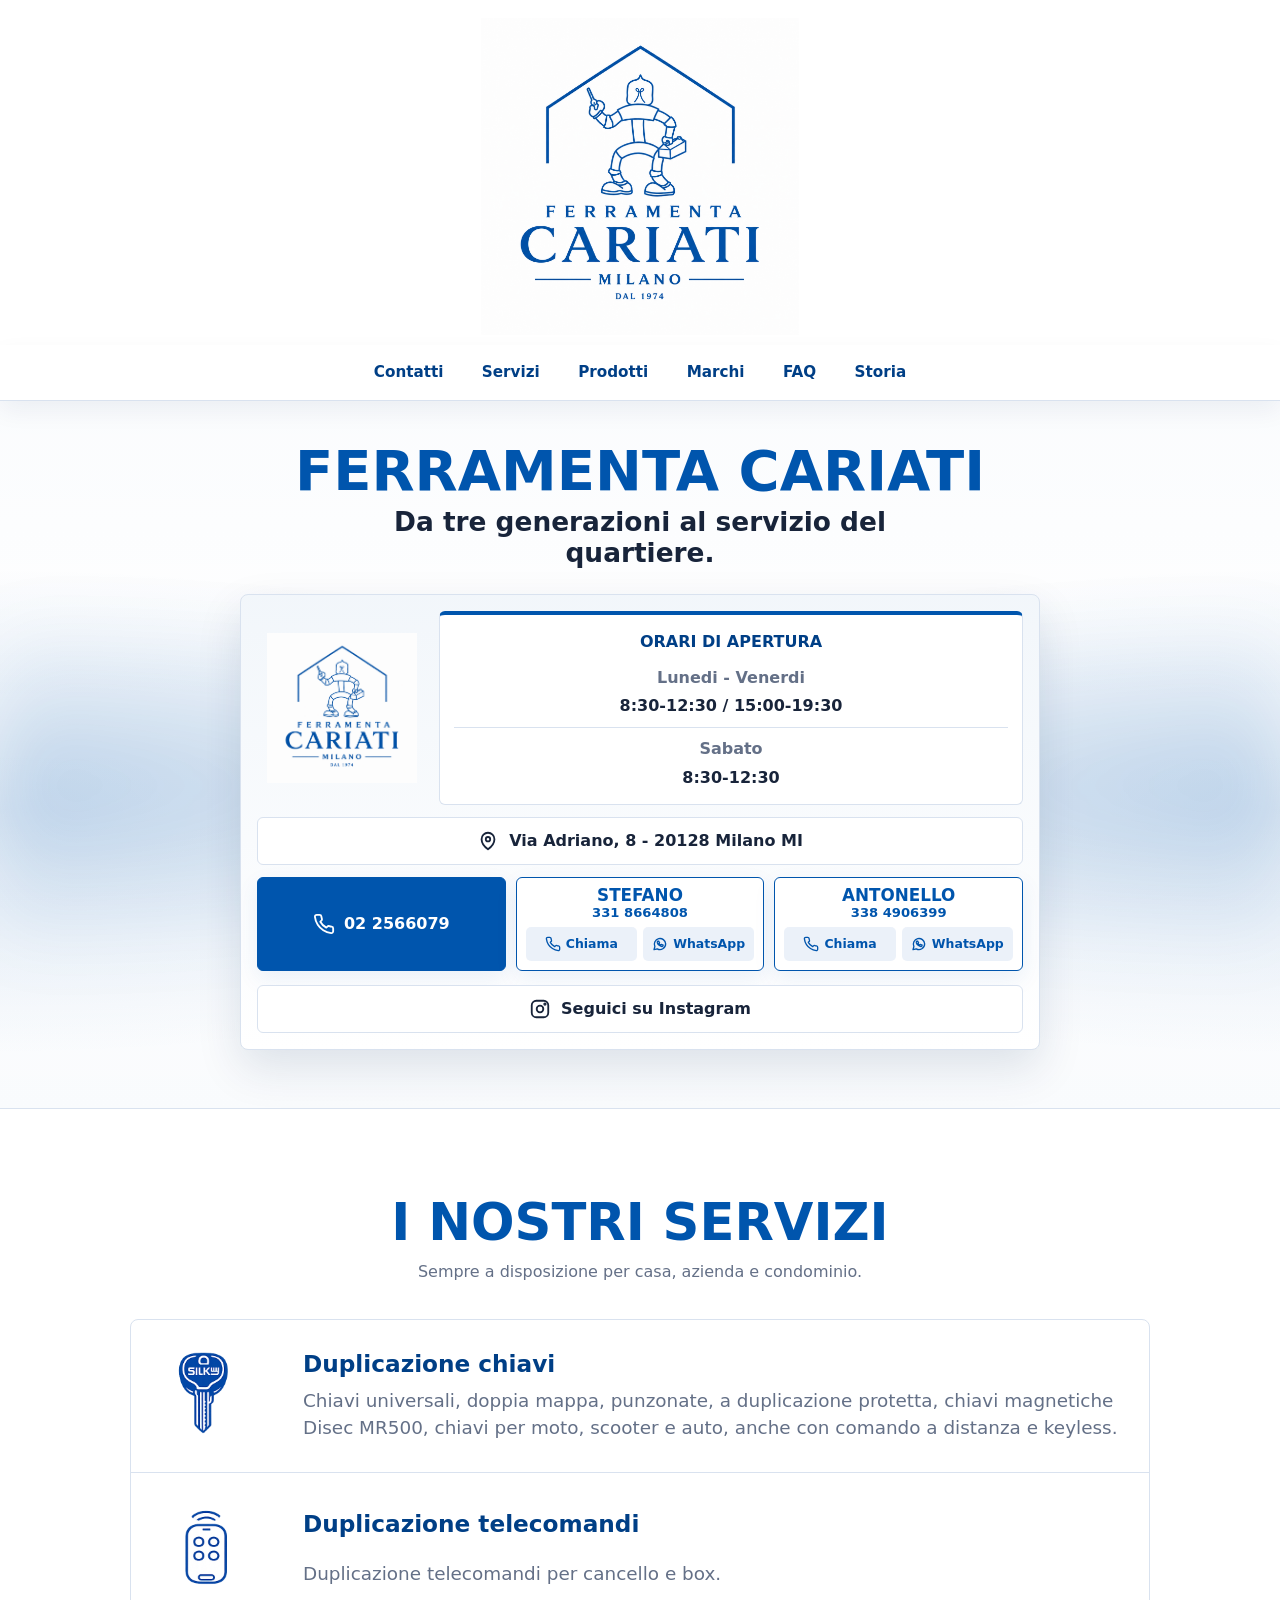
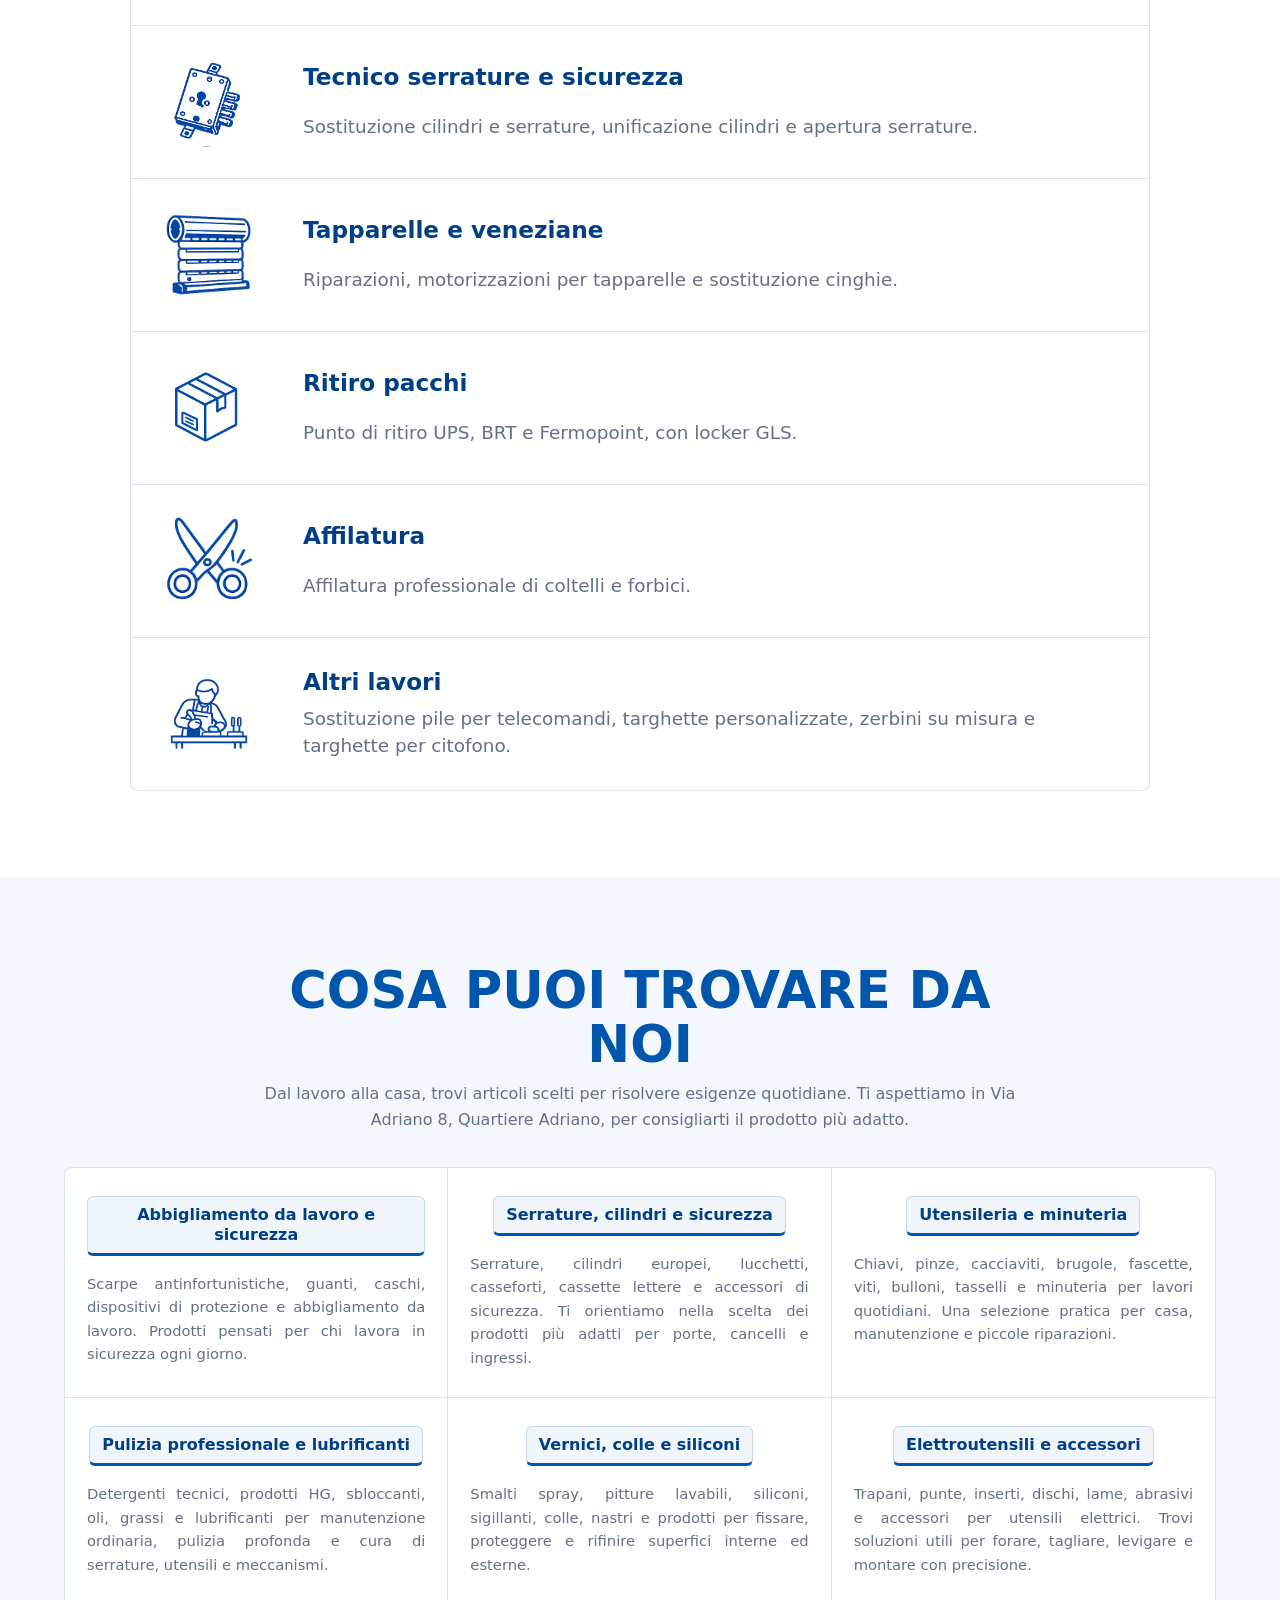
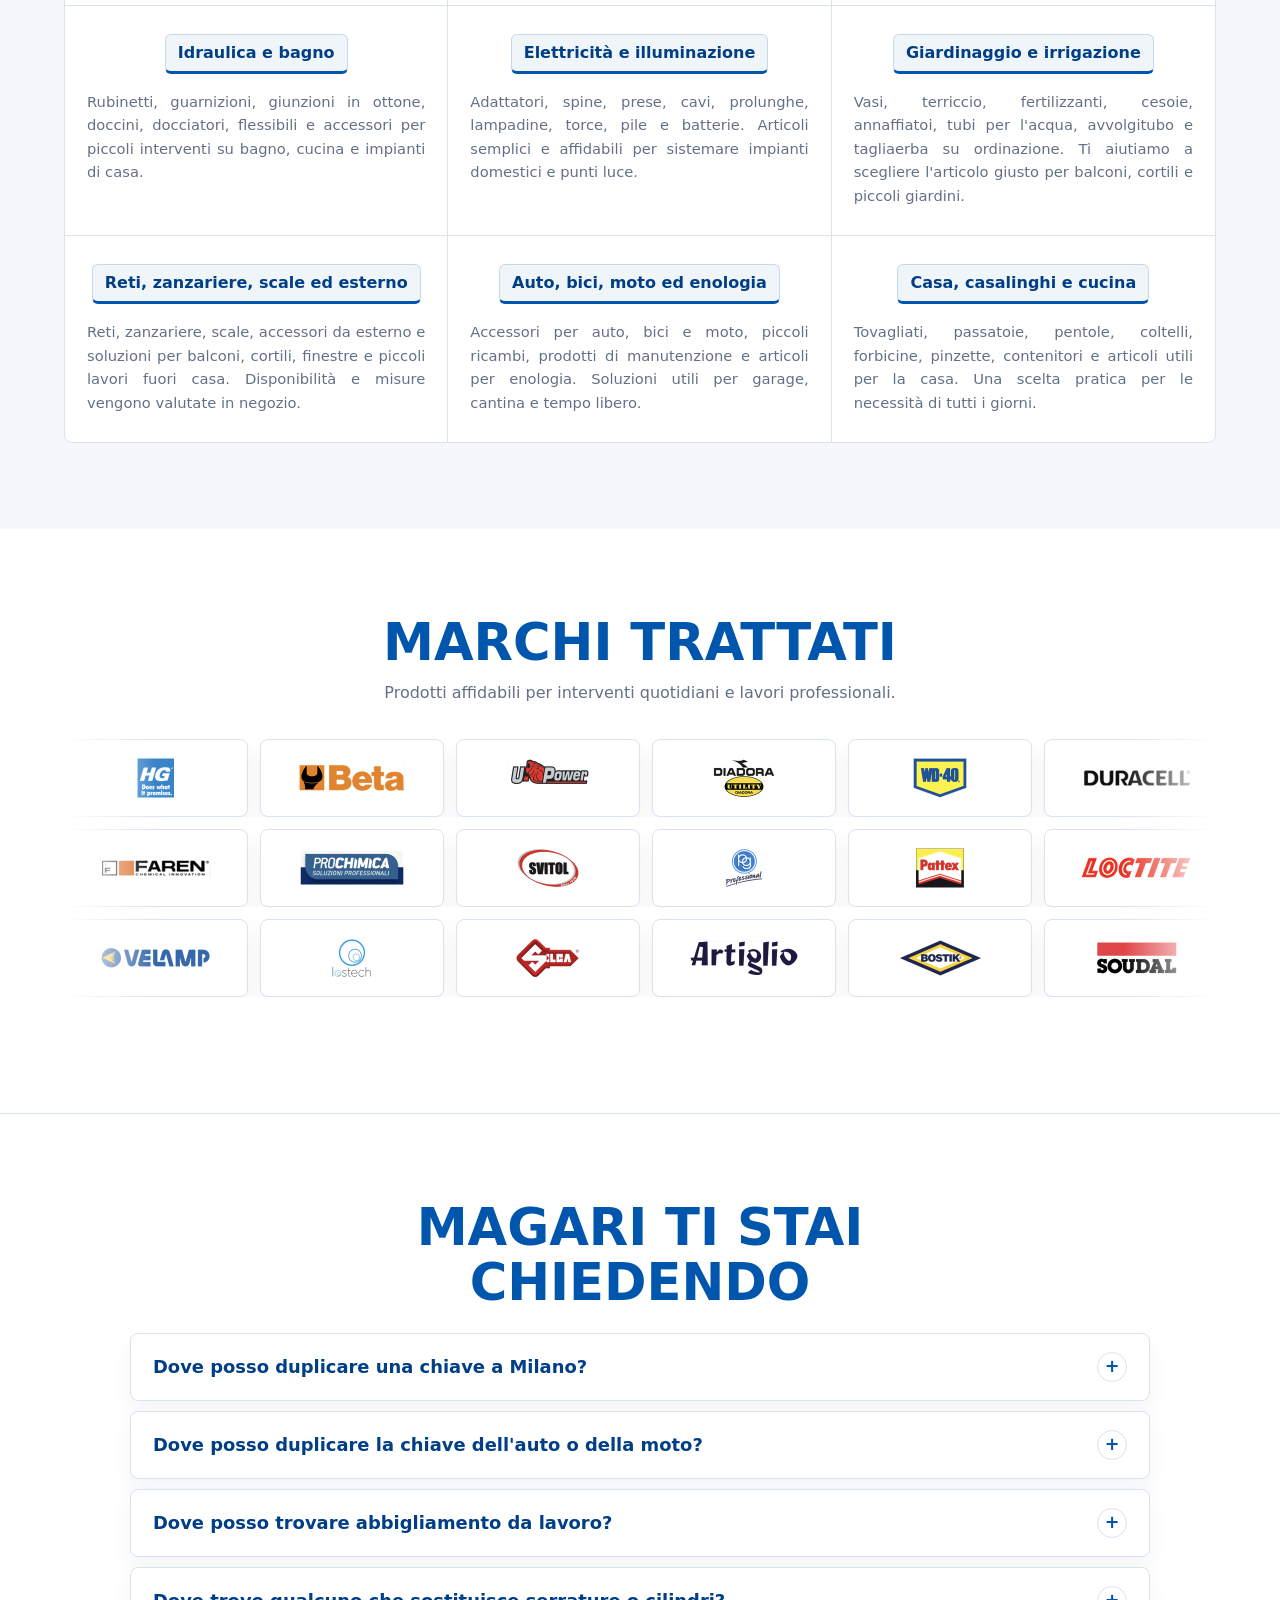
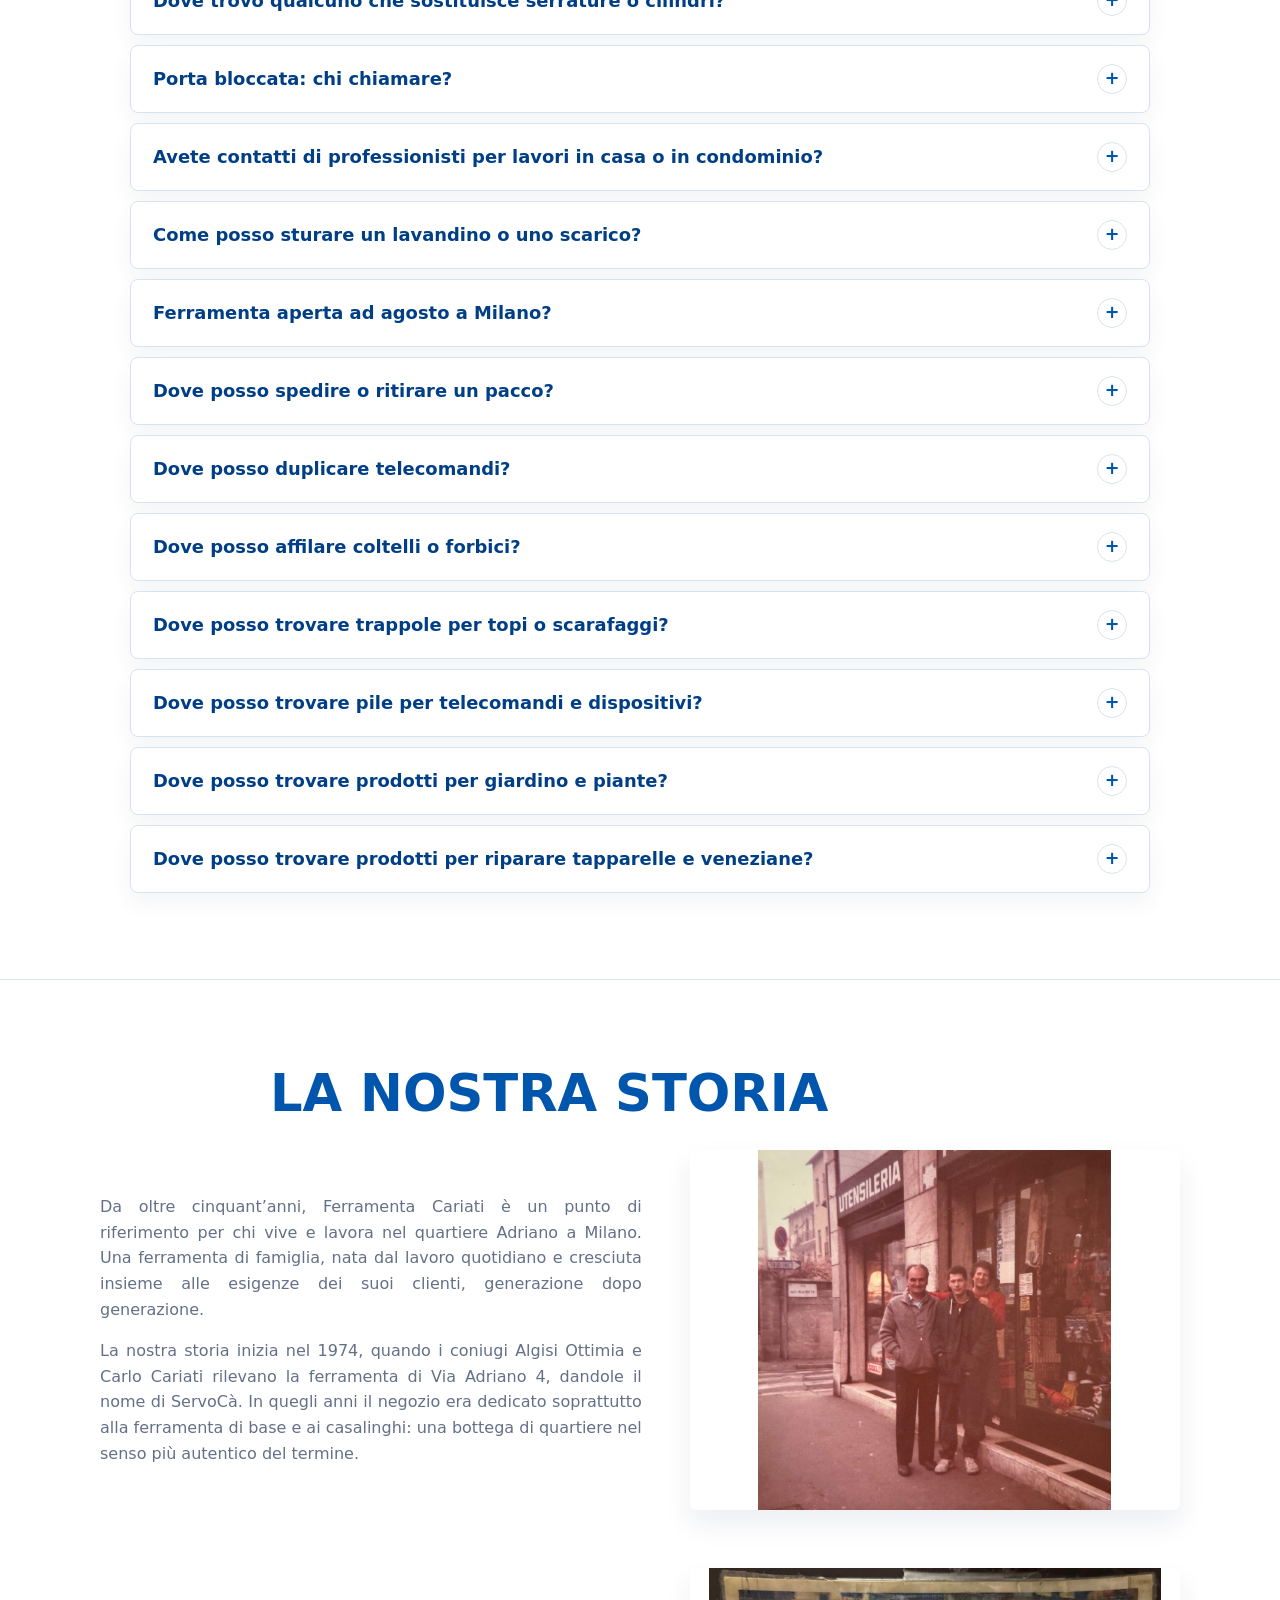
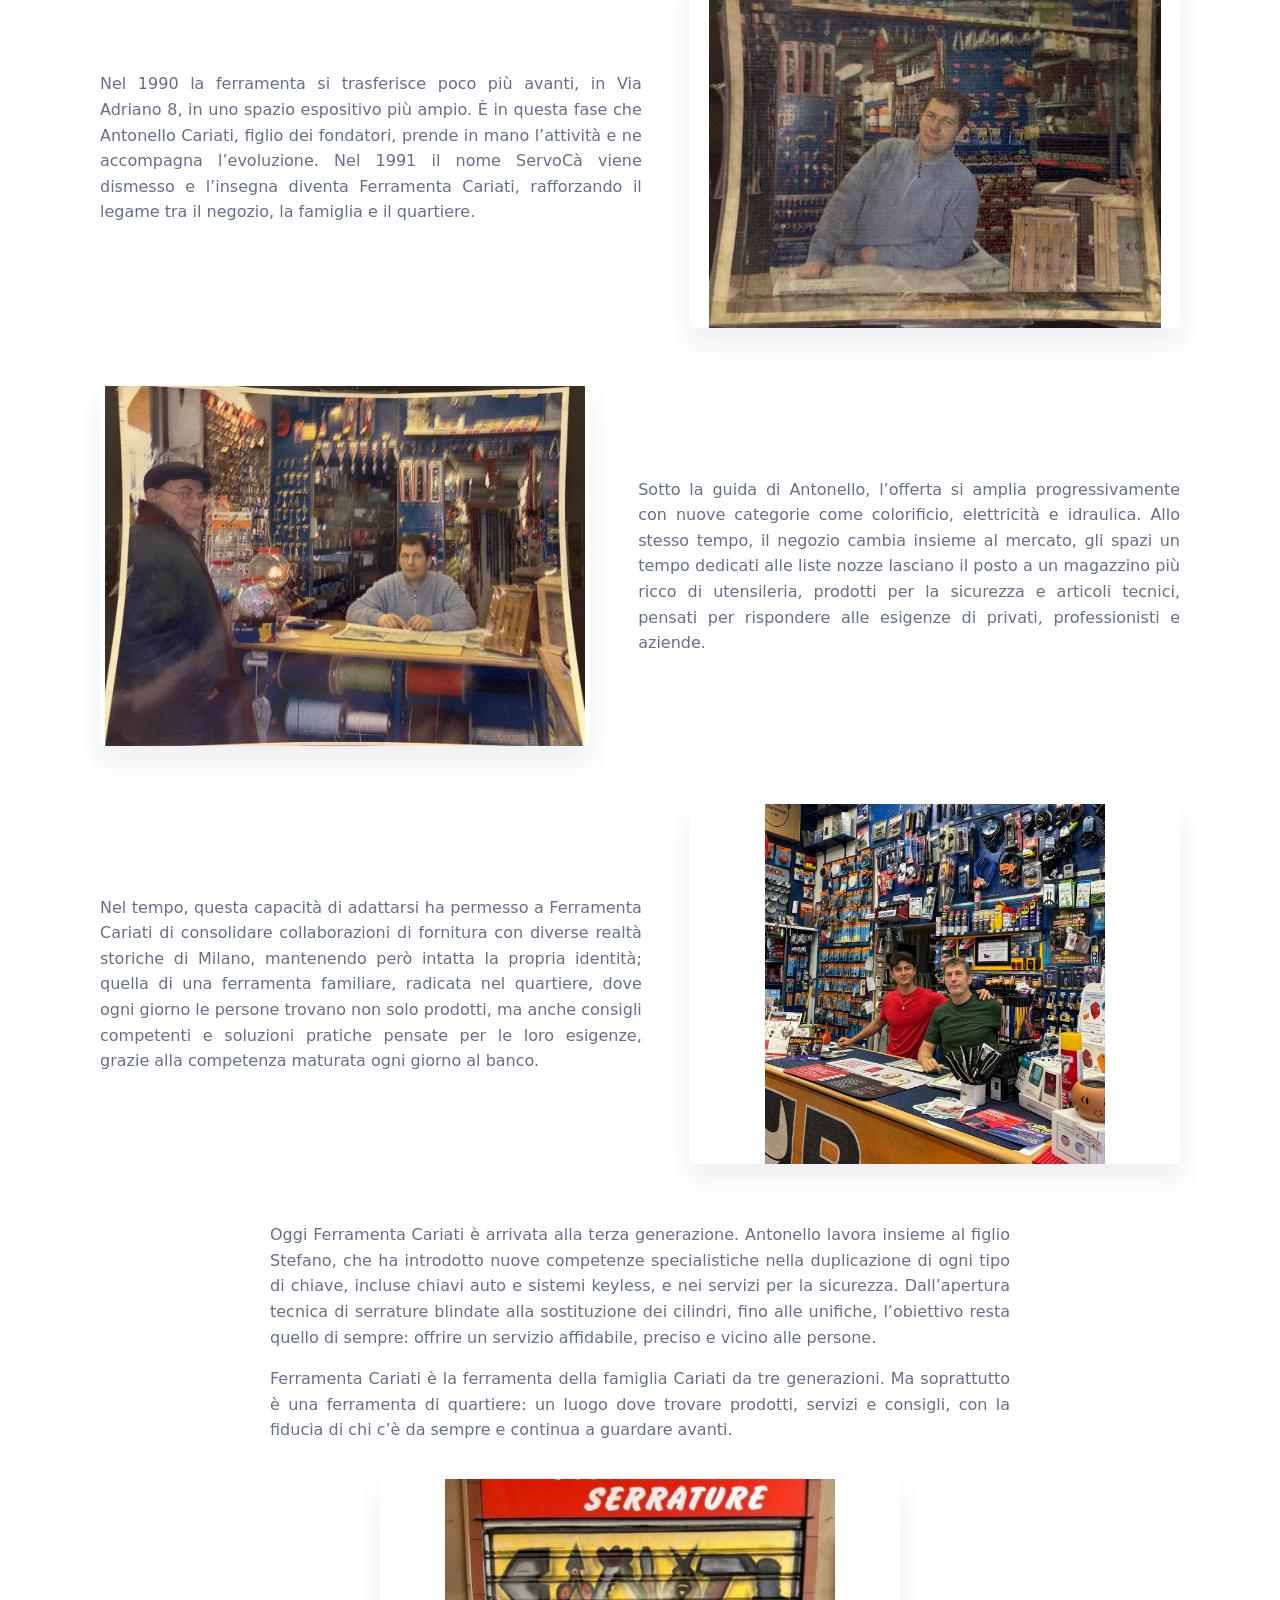
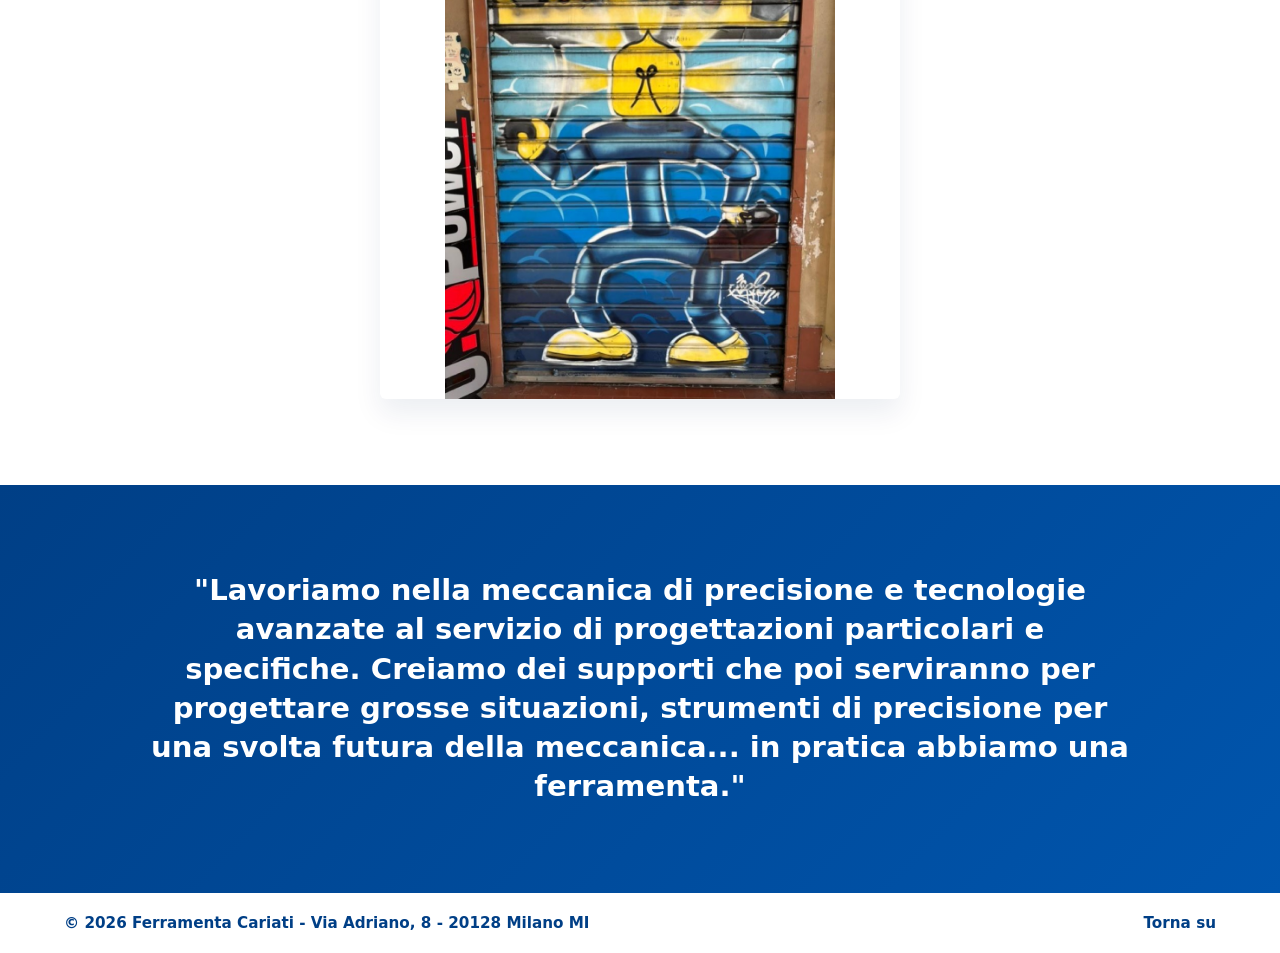
<file: index.html>
<!doctype html>
<html lang="it">
  <head>
    <meta charset="utf-8" />
    <meta name="viewport" content="width=device-width, initial-scale=1" />
    <meta
      name="description"
      content="Ferramenta Cariati a Milano, in Via Adriano 8. Prodotti per casa, manutenzione, giardino, sicurezza e lavoro, duplicazione chiavi e servizi di ferramenta."
    />
    <title>Ferramenta Cariati Milano</title>
    <link rel="canonical" href="https://www.ferramentacariati.it/" />
    <link rel="icon" type="image/png" sizes="512x512" href="favicon.png" />
    <link rel="apple-touch-icon" sizes="180x180" href="apple-touch-icon.png" />
    <link rel="stylesheet" href="styles.css" />
    <script type="application/ld+json">
      {
        "@context": "https://schema.org",
        "@graph": [
          {
            "@type": "HardwareStore",
            "@id": "https://www.ferramentacariati.it/#business",
            "name": "Ferramenta Cariati",
            "alternateName": "Cariati - Ferramenta & Casalinghi",
            "url": "https://www.ferramentacariati.it/",
            "logo": "https://www.ferramentacariati.it/logo.png",
            "image": "https://www.ferramentacariati.it/logo.png",
            "telephone": "+39022566079",
            "priceRange": "$$",
            "address": {
              "@type": "PostalAddress",
              "streetAddress": "Via Adriano 8",
              "postalCode": "20128",
              "addressLocality": "Milano",
              "addressRegion": "MI",
              "addressCountry": "IT"
            },
            "geo": {
              "@type": "GeoCoordinates",
              "latitude": 45.5107907,
              "longitude": 9.2472244
            },
            "openingHoursSpecification": [
              {
                "@type": "OpeningHoursSpecification",
                "dayOfWeek": [
                  "Monday",
                  "Tuesday",
                  "Wednesday",
                  "Thursday",
                  "Friday"
                ],
                "opens": "08:30",
                "closes": "12:30"
              },
              {
                "@type": "OpeningHoursSpecification",
                "dayOfWeek": [
                  "Monday",
                  "Tuesday",
                  "Wednesday",
                  "Thursday",
                  "Friday"
                ],
                "opens": "15:00",
                "closes": "19:30"
              },
              {
                "@type": "OpeningHoursSpecification",
                "dayOfWeek": "Saturday",
                "opens": "08:30",
                "closes": "12:30"
              }
            ],
            "hasMap": "https://www.google.com/maps/place/Cariati+-+Ferramenta+%26+Casalinghi/@45.5107944,9.2446495,17z/data=!3m1!4b1!4m6!3m5!1s0x4786c093822ac90d:0x33549d0392e15bcb!8m2!3d45.5107907!4d9.2472244!16s%2Fg%2F1td3dxfd",
            "description": "Ferramenta Cariati a Milano, in Via Adriano 8. Prodotti per casa, manutenzione, giardino, sicurezza e lavoro, duplicazione chiavi e servizi di ferramenta."
          },
          {
            "@type": "WebSite",
            "@id": "https://www.ferramentacariati.it/#website",
            "url": "https://www.ferramentacariati.it/",
            "name": "Ferramenta Cariati",
            "publisher": {
              "@id": "https://www.ferramentacariati.it/#business"
            }
          }
        ]
      }
    </script>
    <script type="application/ld+json">
      {
        "@context": "https://schema.org",
        "@type": "FAQPage",
        "mainEntity": [
          {
            "@type": "Question",
            "name": "Dove posso duplicare una chiave a Milano?",
            "acceptedAnswer": {
              "@type": "Answer",
              "text": "Da Ferramenta Cariati duplichiamo diversi tipi di chiavi: universali, doppia mappa, punzonate e chiavi a duplicazione protetta con tessera."
            }
          },
          {
            "@type": "Question",
            "name": "Dove posso duplicare la chiave dell'auto o della moto?",
            "acceptedAnswer": {
              "@type": "Answer",
              "text": "Da Ferramenta Cariati duplichiamo chiavi per auto, moto e scooter, anche con telecomando e sistemi keyless."
            }
          },
          {
            "@type": "Question",
            "name": "Dove posso trovare abbigliamento da lavoro?",
            "acceptedAnswer": {
              "@type": "Answer",
              "text": "Da Ferramenta Cariati trovi scarpe antinfortunistiche, magliette, pantaloni, caschi, guanti e articoli per la sicurezza sul lavoro."
            }
          },
          {
            "@type": "Question",
            "name": "Dove trovo qualcuno che sostituisce serrature o cilindri?",
            "acceptedAnswer": {
              "@type": "Answer",
              "text": "Contattaci e inviaci una foto della serratura. Possiamo aiutarti con sostituzione di cilindri, serrature e apertura porte."
            }
          },
          {
            "@type": "Question",
            "name": "Porta bloccata: chi chiamare?",
            "acceptedAnswer": {
              "@type": "Answer",
              "text": "Chiamaci in Ferramenta Cariati, il nostro tecnico è abilitato all'apertura di porte blindate e non."
            }
          },
          {
            "@type": "Question",
            "name": "Avete contatti di professionisti per lavori in casa o in condominio?",
            "acceptedAnswer": {
              "@type": "Answer",
              "text": "Sì, possiamo metterti in contatto con professionisti come fabbri, elettricisti e falegnami."
            }
          },
          {
            "@type": "Question",
            "name": "Come posso sturare un lavandino o uno scarico?",
            "acceptedAnswer": {
              "@type": "Answer",
              "text": "Da Ferramenta Cariati trovi prodotti professionali per pulizia, manutenzione e scarichi, adatti alla casa, al condominio e al lavoro."
            }
          },
          {
            "@type": "Question",
            "name": "Ferramenta aperta ad agosto a Milano?",
            "acceptedAnswer": {
              "@type": "Answer",
              "text": "Ferramenta Cariati è aperta anche ad agosto. Puoi controllare gli orari aggiornati su Google o contattarci prima di passare."
            }
          },
          {
            "@type": "Question",
            "name": "Dove posso spedire o ritirare un pacco?",
            "acceptedAnswer": {
              "@type": "Answer",
              "text": "Da Ferramenta Cariati siamo punto spedizione e ritiro per diversi corrieri, tra cui BRT, Fermopoint, UPS e GLS tramite locker."
            }
          },
          {
            "@type": "Question",
            "name": "Dove posso duplicare telecomandi?",
            "acceptedAnswer": {
              "@type": "Answer",
              "text": "Da Ferramenta Cariati duplichiamo telecomandi per cancelli, box e automazioni compatibili."
            }
          },
          {
            "@type": "Question",
            "name": "Dove posso affilare coltelli o forbici?",
            "acceptedAnswer": {
              "@type": "Answer",
              "text": "Da Ferramenta Cariati offriamo servizio di affilatura per coltelli da cucina e forbici."
            }
          },
          {
            "@type": "Question",
            "name": "Dove posso trovare trappole per topi o scarafaggi?",
            "acceptedAnswer": {
              "@type": "Answer",
              "text": "Da Ferramenta Cariati trovi esche, trappole e prodotti specifici per topi, scarafaggi e insetti striscianti."
            }
          },
          {
            "@type": "Question",
            "name": "Dove posso trovare pile per telecomandi e dispositivi?",
            "acceptedAnswer": {
              "@type": "Answer",
              "text": "Da Ferramenta Cariati abbiamo diversi tipi di pile e batterie. Portaci il tuo dispositivo e ci occupiamo noi della sostituzione delle pile."
            }
          },
          {
            "@type": "Question",
            "name": "Dove posso trovare prodotti per giardino e piante?",
            "acceptedAnswer": {
              "@type": "Answer",
              "text": "Da Ferramenta Cariati trovi vasi, terriccio, fertilizzanti, tubi per l'acqua, avvolgitubo e accessori per balconi, cortili e piccoli giardini."
            }
          },
          {
            "@type": "Question",
            "name": "Dove posso trovare prodotti per riparare tapparelle e veneziane?",
            "acceptedAnswer": {
              "@type": "Answer",
              "text": "In Ferramenta Cariati trattiamo accessori e ricambi per tapparelle, veneziane e cinghie. Chiamaci per un consulto con i nostri tecnici tapparellisti per riparazioni e sostituzioni."
            }
          }
        ]
      }
    </script>
  </head>
  <body>
    <header class="site-header" id="home">
      <a class="brand" href="#home" aria-label="Ferramenta Cariati, torna all'inizio">
        <img src="logo.png" alt="Logo Ferramenta Cariati" fetchpriority="high" decoding="async" />
      </a>
    </header>

    <nav class="site-nav" id="site-nav" aria-label="Navigazione principale">
      <a href="#contatti">Contatti</a>
      <a href="#servizi">Servizi</a>
      <a href="#prodotti">Prodotti</a>
      <a href="#marchi">Marchi</a>
      <a href="#faq">FAQ</a>
      <a href="#storia">Storia</a>
    </nav>

    <main>
      <section class="hero">
        <div class="hero-copy">
          <h1>Ferramenta Cariati</h1>
          <p class="hero-lead">Da tre generazioni al servizio del quartiere.</p>
        </div>

        <aside class="contact-card" id="contatti" aria-label="Biglietto da visita Ferramenta Cariati">
          <img src="logo.png" alt="" class="card-logo" fetchpriority="high" decoding="async" />
          <div class="hours-card" aria-label="Orari di apertura">
            <h2>Orari di apertura</h2>
            <dl>
              <div>
                <dt>Lunedi - Venerdi</dt>
                <dd>8:30-12:30 / 15:00-19:30</dd>
              </div>
              <div>
                <dt>Sabato</dt>
                <dd>8:30-12:30</dd>
              </div>
            </dl>
          </div>

          <a
            class="info-link map-link"
            href="https://www.google.com/maps/place/Cariati+-+Ferramenta+%26+Casalinghi/@45.5107944,9.2446495,17z/data=!3m1!4b1!4m6!3m5!1s0x4786c093822ac90d:0x33549d0392e15bcb!8m2!3d45.5107907!4d9.2472244!16s%2Fg%2F1td3dxfd?entry=ttu&amp;g_ep=EgoyMDI2MDYyOS4wIKXMDSoASAFQAw%3D%3D"
            target="_blank"
            rel="noopener"
            aria-label="Apri Via Adriano 8 su Google Maps"
          >
            <svg aria-hidden="true" viewBox="0 0 24 24"><path d="M12 21s7-5.1 7-11a7 7 0 1 0-14 0c0 5.9 7 11 7 11Z"/><circle cx="12" cy="10" r="2.4"/></svg>
            <span>Via Adriano, 8 - 20128 Milano MI</span>
          </a>

          <div class="hero-actions" aria-label="Contatti rapidi">
            <a class="button primary" href="tel:+39022566079">
              <svg aria-hidden="true" viewBox="0 0 24 24"><path d="M22 16.9v3a2 2 0 0 1-2.2 2 19.8 19.8 0 0 1-8.6-3.1 19.5 19.5 0 0 1-6-6A19.8 19.8 0 0 1 2.1 4.2 2 2 0 0 1 4.1 2h3a2 2 0 0 1 2 1.7c.1.9.3 1.7.6 2.5a2 2 0 0 1-.5 2.1L8 9.5a16 16 0 0 0 6.5 6.5l1.2-1.2a2 2 0 0 1 2.1-.5c.8.3 1.6.5 2.5.6a2 2 0 0 1 1.7 2Z"/></svg>
              02 2566079
            </a>
            <div class="contact-choice">
              <span><strong>Stefano</strong><small>331 8664808</small></span>
              <div>
                <a class="mini-button" href="tel:+393318664808" aria-label="Chiama Stefano al 331 8664808">
                  <svg aria-hidden="true" viewBox="0 0 24 24"><path d="M22 16.9v3a2 2 0 0 1-2.2 2 19.8 19.8 0 0 1-8.6-3.1 19.5 19.5 0 0 1-6-6A19.8 19.8 0 0 1 2.1 4.2 2 2 0 0 1 4.1 2h3a2 2 0 0 1 2 1.7c.1.9.3 1.7.6 2.5a2 2 0 0 1-.5 2.1L8 9.5a16 16 0 0 0 6.5 6.5l1.2-1.2a2 2 0 0 1 2.1-.5c.8.3 1.6.5 2.5.6a2 2 0 0 1 1.7 2Z"/></svg>
                  Chiama
                </a>
                <a class="mini-button whatsapp-button" href="https://wa.me/393318664808" aria-label="Scrivi a Stefano su WhatsApp">
                  <svg aria-hidden="true" viewBox="0 0 24 24"><path d="M20.5 11.8a8.5 8.5 0 0 1-12.6 7.4L3 20.5l1.3-4.7a8.5 8.5 0 1 1 16.2-4Z"/><path d="M8.8 8.2c.2-.4.4-.4.7-.4h.5c.2 0 .4.1.5.4l.8 1.8c.1.2 0 .4-.1.5l-.4.5c-.1.1-.2.3-.1.5.4.8 1.1 1.6 2 2.1.2.1.4.1.5 0l.7-.8c.2-.2.4-.2.6-.1l1.8.8c.3.1.4.3.4.5 0 .8-.6 1.6-1.4 1.7-1.1.2-2.6-.3-4.1-1.4-1.6-1.2-2.8-2.8-3.2-4.2-.2-.9.1-1.9.8-2.4Z"/></svg>
                  WhatsApp
                </a>
              </div>
            </div>
            <div class="contact-choice">
              <span><strong>Antonello</strong><small>338 4906399</small></span>
              <div>
                <a class="mini-button" href="tel:+393384906399" aria-label="Chiama Antonello al 338 4906399">
                  <svg aria-hidden="true" viewBox="0 0 24 24"><path d="M22 16.9v3a2 2 0 0 1-2.2 2 19.8 19.8 0 0 1-8.6-3.1 19.5 19.5 0 0 1-6-6A19.8 19.8 0 0 1 2.1 4.2 2 2 0 0 1 4.1 2h3a2 2 0 0 1 2 1.7c.1.9.3 1.7.6 2.5a2 2 0 0 1-.5 2.1L8 9.5a16 16 0 0 0 6.5 6.5l1.2-1.2a2 2 0 0 1 2.1-.5c.8.3 1.6.5 2.5.6a2 2 0 0 1 1.7 2Z"/></svg>
                  Chiama
                </a>
                <a class="mini-button whatsapp-button" href="https://wa.me/393384906399" aria-label="Scrivi ad Antonello su WhatsApp">
                  <svg aria-hidden="true" viewBox="0 0 24 24"><path d="M20.5 11.8a8.5 8.5 0 0 1-12.6 7.4L3 20.5l1.3-4.7a8.5 8.5 0 1 1 16.2-4Z"/><path d="M8.8 8.2c.2-.4.4-.4.7-.4h.5c.2 0 .4.1.5.4l.8 1.8c.1.2 0 .4-.1.5l-.4.5c-.1.1-.2.3-.1.5.4.8 1.1 1.6 2 2.1.2.1.4.1.5 0l.7-.8c.2-.2.4-.2.6-.1l1.8.8c.3.1.4.3.4.5 0 .8-.6 1.6-1.4 1.7-1.1.2-2.6-.3-4.1-1.4-1.6-1.2-2.8-2.8-3.2-4.2-.2-.9.1-1.9.8-2.4Z"/></svg>
                  WhatsApp
                </a>
              </div>
            </div>
          </div>
          <a
            class="info-link instagram-link"
            href="https://www.instagram.com/ferramentacariati"
            target="_blank"
            rel="noopener"
            aria-label="Apri il profilo Instagram ufficiale di Ferramenta Cariati"
          >
            <svg aria-hidden="true" viewBox="0 0 24 24"><rect x="3" y="3" width="18" height="18" rx="5"/><circle cx="12" cy="12" r="3.6"/><circle cx="17.4" cy="6.6" r="0.8"/></svg>
            <span>Seguici su Instagram</span>
          </a>
        </aside>
      </section>

      <section class="section" id="servizi">
        <div class="section-heading">
          <h2>I nostri servizi</h2>
          <p>Sempre a disposizione per casa, azienda e condominio.</p>
        </div>
        <div class="service-grid">
          <article>
            <span class="icon-wrap"><img src="assets/service-key.png" alt="" loading="lazy" decoding="async" /></span>
            <h3>Duplicazione chiavi</h3>
            <p>Chiavi universali, doppia mappa, punzonate, a duplicazione protetta, chiavi magnetiche Disec MR500, chiavi per moto, scooter e auto, anche con comando a distanza e keyless.</p>
          </article>
          <article>
            <span class="icon-wrap"><img src="assets/service-remote.png" alt="" loading="lazy" decoding="async" /></span>
            <h3>Duplicazione telecomandi</h3>
            <p>Duplicazione telecomandi per cancello e box.</p>
          </article>
          <article>
            <span class="icon-wrap"><img src="assets/service-lock.png" alt="" loading="lazy" decoding="async" /></span>
            <h3>Tecnico serrature e sicurezza</h3>
            <p>Sostituzione cilindri e serrature, unificazione cilindri e apertura serrature.</p>
          </article>
          <article>
            <span class="icon-wrap"><img src="assets/service-shutter.png" alt="" loading="lazy" decoding="async" /></span>
            <h3>Tapparelle e veneziane</h3>
            <p>Riparazioni, motorizzazioni per tapparelle e sostituzione cinghie.</p>
          </article>
          <article>
            <span class="icon-wrap"><img src="assets/service-box.png" alt="" loading="lazy" decoding="async" /></span>
            <h3>Ritiro pacchi</h3>
            <p>Punto di ritiro UPS, BRT e Fermopoint, con locker GLS.</p>
          </article>
          <article>
            <span class="icon-wrap"><img src="assets/service-scissors.png" alt="" loading="lazy" decoding="async" /></span>
            <h3>Affilatura</h3>
            <p>Affilatura professionale di coltelli e forbici.</p>
          </article>
          <article>
            <span class="icon-wrap"><img src="assets/service-craftsman.png" alt="" loading="lazy" decoding="async" /></span>
            <h3>Altri lavori</h3>
            <p>Sostituzione pile per telecomandi, targhette personalizzate, zerbini su misura e targhette per citofono.</p>
          </article>
        </div>
      </section>

      <section class="section products" id="prodotti">
        <div class="section-heading">
          <h2>Cosa puoi trovare da noi</h2>
          <p>Dal lavoro alla casa, trovi articoli scelti per risolvere esigenze quotidiane. Ti aspettiamo in Via Adriano 8, Quartiere Adriano, per consigliarti il prodotto più adatto.</p>
        </div>
        <div class="product-grid">
          <article><h3>Abbigliamento da lavoro e sicurezza</h3><p>Scarpe antinfortunistiche, guanti, caschi, dispositivi di protezione e abbigliamento da lavoro. Prodotti pensati per chi lavora in sicurezza ogni giorno.</p></article>
          <article><h3>Serrature, cilindri e sicurezza</h3><p>Serrature, cilindri europei, lucchetti, casseforti, cassette lettere e accessori di sicurezza. Ti orientiamo nella scelta dei prodotti più adatti per porte, cancelli e ingressi.</p></article>
          <article><h3>Utensileria e minuteria</h3><p>Chiavi, pinze, cacciaviti, brugole, fascette, viti, bulloni, tasselli e minuteria per lavori quotidiani. Una selezione pratica per casa, manutenzione e piccole riparazioni.</p></article>
          <article><h3>Pulizia professionale e lubrificanti</h3><p>Detergenti tecnici, prodotti HG, sbloccanti, oli, grassi e lubrificanti per manutenzione ordinaria, pulizia profonda e cura di serrature, utensili e meccanismi.</p></article>
          <article><h3>Vernici, colle e siliconi</h3><p>Smalti spray, pitture lavabili, siliconi, sigillanti, colle, nastri e prodotti per fissare, proteggere e rifinire superfici interne ed esterne.</p></article>
          <article><h3>Elettroutensili e accessori</h3><p>Trapani, punte, inserti, dischi, lame, abrasivi e accessori per utensili elettrici. Trovi soluzioni utili per forare, tagliare, levigare e montare con precisione.</p></article>
          <article><h3>Idraulica e bagno</h3><p>Rubinetti, guarnizioni, giunzioni in ottone, doccini, docciatori, flessibili e accessori per piccoli interventi su bagno, cucina e impianti di casa.</p></article>
          <article><h3>Elettricità e illuminazione</h3><p>Adattatori, spine, prese, cavi, prolunghe, lampadine, torce, pile e batterie. Articoli semplici e affidabili per sistemare impianti domestici e punti luce.</p></article>
          <article><h3>Giardinaggio e irrigazione</h3><p>Vasi, terriccio, fertilizzanti, cesoie, annaffiatoi, tubi per l'acqua, avvolgitubo e tagliaerba su ordinazione. Ti aiutiamo a scegliere l'articolo giusto per balconi, cortili e piccoli giardini.</p></article>
          <article><h3>Reti, zanzariere, scale ed esterno</h3><p>Reti, zanzariere, scale, accessori da esterno e soluzioni per balconi, cortili, finestre e piccoli lavori fuori casa. Disponibilità e misure vengono valutate in negozio.</p></article>
          <article><h3>Auto, bici, moto ed enologia</h3><p>Accessori per auto, bici e moto, piccoli ricambi, prodotti di manutenzione e articoli per enologia. Soluzioni utili per garage, cantina e tempo libero.</p></article>
          <article><h3>Casa, casalinghi e cucina</h3><p>Tovagliati, passatoie, pentole, coltelli, forbicine, pinzette, contenitori e articoli utili per la casa. Una scelta pratica per le necessità di tutti i giorni.</p></article>
        </div>
      </section>

      <section class="section brands" id="marchi">
        <div class="section-heading">
          <h2>Marchi trattati</h2>
          <p>Prodotti affidabili per interventi quotidiani e lavori professionali.</p>
        </div>
        <div class="brand-marquee" aria-label="Marchi trattati">
          <div class="brand-marquee-row" aria-hidden="true">
            <div class="brand-track">
              <span class="brand-logo"><img src="assets/brands/brand-01.png" alt="" loading="lazy" decoding="async" /></span>
              <span class="brand-logo"><img src="assets/brands/brand-02.png" alt="" loading="lazy" decoding="async" /></span>
              <span class="brand-logo"><img src="assets/brands/brand-03.png" alt="" loading="lazy" decoding="async" /></span>
              <span class="brand-logo"><img src="assets/brands/brand-04.png" alt="" loading="lazy" decoding="async" /></span>
              <span class="brand-logo"><img src="assets/brands/brand-05.png" alt="" loading="lazy" decoding="async" /></span>
              <span class="brand-logo"><img src="assets/brands/brand-06.png" alt="" loading="lazy" decoding="async" /></span>
              <span class="brand-logo"><img src="assets/brands/brand-07.png" alt="" loading="lazy" decoding="async" /></span>
              <span class="brand-logo"><img src="assets/brands/brand-08.png" alt="" loading="lazy" decoding="async" /></span>
              <span class="brand-logo"><img src="assets/brands/brand-09.png" alt="" loading="lazy" decoding="async" /></span>
              <span class="brand-logo"><img src="assets/brands/brand-10.png" alt="" loading="lazy" decoding="async" /></span>
              <span class="brand-logo"><img src="assets/brands/brand-11.png" alt="" loading="lazy" decoding="async" /></span>
              <span class="brand-logo"><img src="assets/brands/brand-12.png" alt="" loading="lazy" decoding="async" /></span>
              <span class="brand-logo"><img src="assets/brands/brand-13.png" alt="" loading="lazy" decoding="async" /></span>
              <span class="brand-logo"><img src="assets/brands/brand-14.png" alt="" loading="lazy" decoding="async" /></span>
              <span class="brand-logo"><img src="assets/brands/brand-15.png" alt="" loading="lazy" decoding="async" /></span>
            </div>
          </div>
          <div class="brand-marquee-row" aria-hidden="true">
            <div class="brand-track">
              <span class="brand-logo"><img src="assets/brands/brand-16.png" alt="" loading="lazy" decoding="async" /></span>
              <span class="brand-logo"><img src="assets/brands/brand-17.png" alt="" loading="lazy" decoding="async" /></span>
              <span class="brand-logo"><img src="assets/brands/brand-18.png" alt="" loading="lazy" decoding="async" /></span>
              <span class="brand-logo"><img src="assets/brands/brand-19.png" alt="" loading="lazy" decoding="async" /></span>
              <span class="brand-logo"><img src="assets/brands/brand-20.png" alt="" loading="lazy" decoding="async" /></span>
              <span class="brand-logo"><img src="assets/brands/brand-21.png" alt="" loading="lazy" decoding="async" /></span>
              <span class="brand-logo"><img src="assets/brands/brand-22.png" alt="" loading="lazy" decoding="async" /></span>
              <span class="brand-logo"><img src="assets/brands/brand-23.png" alt="" loading="lazy" decoding="async" /></span>
              <span class="brand-logo"><img src="assets/brands/brand-24.png" alt="" loading="lazy" decoding="async" /></span>
              <span class="brand-logo"><img src="assets/brands/brand-25.png" alt="" loading="lazy" decoding="async" /></span>
              <span class="brand-logo"><img src="assets/brands/brand-26.png" alt="" loading="lazy" decoding="async" /></span>
              <span class="brand-logo"><img src="assets/brands/brand-27.png" alt="" loading="lazy" decoding="async" /></span>
              <span class="brand-logo"><img src="assets/brands/brand-28.png" alt="" loading="lazy" decoding="async" /></span>
              <span class="brand-logo"><img src="assets/brands/brand-29.png" alt="" loading="lazy" decoding="async" /></span>
              <span class="brand-logo"><img src="assets/brands/brand-30.png" alt="" loading="lazy" decoding="async" /></span>
            </div>
          </div>
          <div class="brand-marquee-row" aria-hidden="true">
            <div class="brand-track">
              <span class="brand-logo"><img src="assets/brands/brand-31.png" alt="" loading="lazy" decoding="async" /></span>
              <span class="brand-logo"><img src="assets/brands/brand-32.png" alt="" loading="lazy" decoding="async" /></span>
              <span class="brand-logo"><img src="assets/brands/brand-33.png" alt="" loading="lazy" decoding="async" /></span>
              <span class="brand-logo"><img src="assets/brands/brand-34.png" alt="" loading="lazy" decoding="async" /></span>
              <span class="brand-logo"><img src="assets/brands/brand-35.png" alt="" loading="lazy" decoding="async" /></span>
              <span class="brand-logo"><img src="assets/brands/brand-36.png" alt="" loading="lazy" decoding="async" /></span>
              <span class="brand-logo"><img src="assets/brands/brand-37.png" alt="" loading="lazy" decoding="async" /></span>
              <span class="brand-logo"><img src="assets/brands/brand-38.png" alt="" loading="lazy" decoding="async" /></span>
              <span class="brand-logo"><img src="assets/brands/brand-39.png" alt="" loading="lazy" decoding="async" /></span>
              <span class="brand-logo"><img src="assets/brands/brand-40.png" alt="" loading="lazy" decoding="async" /></span>
              <span class="brand-logo"><img src="assets/brands/brand-41.png" alt="" loading="lazy" decoding="async" /></span>
              <span class="brand-logo"><img src="assets/brands/brand-42.png" alt="" loading="lazy" decoding="async" /></span>
              <span class="brand-logo"><img src="assets/brands/brand-43.png" alt="" loading="lazy" decoding="async" /></span>
            </div>
          </div>
        </div>

      </section>

      <section class="section faq-section" id="faq" aria-label="Domande frequenti">
        <div class="section-heading">
          <h2>Magari ti stai chiedendo</h2>
        </div>
        <div class="faq-list">
          <details>
            <summary>Dove posso duplicare una chiave a Milano?</summary>
            <p>Da Ferramenta Cariati duplichiamo diversi tipi di chiavi: universali, doppia mappa, punzonate e chiavi a duplicazione protetta con tessera.</p>
          </details>
          <details>
            <summary>Dove posso duplicare la chiave dell'auto o della moto?</summary>
            <p>Da Ferramenta Cariati duplichiamo chiavi per auto, moto e scooter, anche con telecomando e sistemi keyless.</p>
          </details>
          <details>
            <summary>Dove posso trovare abbigliamento da lavoro?</summary>
            <p>Da Ferramenta Cariati trovi scarpe antinfortunistiche, magliette, pantaloni, caschi, guanti e articoli per la sicurezza sul lavoro.</p>
          </details>
          <details>
            <summary>Dove trovo qualcuno che sostituisce serrature o cilindri?</summary>
            <p>Contattaci e inviaci una foto della serratura. Possiamo aiutarti con sostituzione di cilindri, serrature e apertura porte.</p>
          </details>
          <details>
            <summary>Porta bloccata: chi chiamare?</summary>
            <p>Chiamaci in Ferramenta Cariati, il nostro tecnico è abilitato all'apertura di porte blindate e non.</p>
          </details>
          <details>
            <summary>Avete contatti di professionisti per lavori in casa o in condominio?</summary>
            <p>Sì, possiamo metterti in contatto con professionisti come fabbri, elettricisti e falegnami.</p>
          </details>
          <details>
            <summary>Come posso sturare un lavandino o uno scarico?</summary>
            <p>Da Ferramenta Cariati trovi prodotti professionali per pulizia, manutenzione e scarichi, adatti alla casa, al condominio e al lavoro.</p>
          </details>
          <details>
            <summary>Ferramenta aperta ad agosto a Milano?</summary>
            <p>Ferramenta Cariati è aperta anche ad agosto. Puoi controllare gli orari aggiornati su Google o contattarci prima di passare.</p>
          </details>
          <details>
            <summary>Dove posso spedire o ritirare un pacco?</summary>
            <p>Da Ferramenta Cariati siamo punto spedizione e ritiro per diversi corrieri, tra cui BRT, Fermopoint, UPS e GLS tramite locker.</p>
          </details>
          <details>
            <summary>Dove posso duplicare telecomandi?</summary>
            <p>Da Ferramenta Cariati duplichiamo telecomandi per cancelli, box e automazioni compatibili.</p>
          </details>
          <details>
            <summary>Dove posso affilare coltelli o forbici?</summary>
            <p>Da Ferramenta Cariati offriamo servizio di affilatura per coltelli da cucina e forbici.</p>
          </details>
          <details>
            <summary>Dove posso trovare trappole per topi o scarafaggi?</summary>
            <p>Da Ferramenta Cariati trovi esche, trappole e prodotti specifici per topi, scarafaggi e insetti striscianti.</p>
          </details>
          <details>
            <summary>Dove posso trovare pile per telecomandi e dispositivi?</summary>
            <p>Da Ferramenta Cariati abbiamo diversi tipi di pile e batterie. Portaci il tuo dispositivo e ci occupiamo noi della sostituzione delle pile.</p>
          </details>
          <details>
            <summary>Dove posso trovare prodotti per giardino e piante?</summary>
            <p>Da Ferramenta Cariati trovi vasi, terriccio, fertilizzanti, tubi per l'acqua, avvolgitubo e accessori per balconi, cortili e piccoli giardini.</p>
          </details>
          <details>
            <summary>Dove posso trovare prodotti per riparare tapparelle e veneziane?</summary>
            <p>In Ferramenta Cariati trattiamo accessori e ricambi per tapparelle, veneziane e cinghie. Chiamaci per un consulto con i nostri tecnici tapparellisti per riparazioni e sostituzioni.</p>
          </details>
        </div>
      </section>

      <section class="story" id="storia">
        <div class="story-flow">
          <h2>La nostra storia</h2>
          <article class="story-item">
            <div class="story-text">
              <p>
                Da oltre cinquant’anni, Ferramenta Cariati è un punto di riferimento per chi vive e lavora nel quartiere Adriano a Milano.
                Una ferramenta di famiglia, nata dal lavoro quotidiano e cresciuta insieme alle esigenze dei suoi clienti, generazione dopo generazione.
              </p>
              <p>
                La nostra storia inizia nel 1974, quando i coniugi Algisi Ottimia e Carlo Cariati rilevano la ferramenta di Via Adriano 4, dandole il nome di ServoCà.
                In quegli anni il negozio era dedicato soprattutto alla ferramenta di base e ai casalinghi: una bottega di quartiere nel senso più autentico del termine.
              </p>
            </div>
            <figure class="story-photo">
              <img src="assets/storia/storia-1.jpg" alt="La famiglia Cariati davanti alla ferramenta storica" loading="lazy" decoding="async" />
            </figure>
          </article>
          <article class="story-item">
            <div class="story-text">
              <p>
                Nel 1990 la ferramenta si trasferisce poco più avanti, in Via Adriano 8, in uno spazio espositivo più ampio.
                È in questa fase che Antonello Cariati, figlio dei fondatori, prende in mano l’attività e ne accompagna l’evoluzione.
                Nel 1991 il nome ServoCà viene dismesso e l’insegna diventa Ferramenta Cariati, rafforzando il legame tra il negozio, la famiglia e il quartiere.
              </p>
            </div>
            <figure class="story-photo">
              <img src="assets/storia/storia-3.jpg" alt="Antonello Cariati nel negozio storico" loading="lazy" decoding="async" />
            </figure>
          </article>
          <article class="story-item story-item-reverse">
            <div class="story-text">
              <p>
                Sotto la guida di Antonello, l’offerta si amplia progressivamente con nuove categorie come colorificio, elettricità e idraulica.
                Allo stesso tempo, il negozio cambia insieme al mercato, gli spazi un tempo dedicati alle liste nozze lasciano il posto a un magazzino più ricco di utensileria, prodotti per la sicurezza e articoli tecnici, pensati per rispondere alle esigenze di privati, professionisti e aziende.
              </p>
            </div>
            <figure class="story-photo">
              <img src="assets/storia/storia-2.jpg" alt="Interno storico della ferramenta con il banco" loading="lazy" decoding="async" />
            </figure>
          </article>
          <article class="story-item">
            <div class="story-text">
              <p>
                Nel tempo, questa capacità di adattarsi ha permesso a Ferramenta Cariati di consolidare collaborazioni di fornitura con diverse realtà storiche di Milano, mantenendo però intatta la propria identità; quella di una ferramenta familiare, radicata nel quartiere, dove ogni giorno le persone trovano non solo prodotti, ma anche consigli competenti e soluzioni pratiche pensate per le loro esigenze, grazie alla competenza maturata ogni giorno al banco.
              </p>
            </div>
            <figure class="story-photo">
              <img src="assets/storia/storia-4.jpg" alt="Antonello e Stefano Cariati al banco della ferramenta oggi" loading="lazy" decoding="async" />
            </figure>
          </article>
          <article class="story-item story-item-full">
            <div class="story-text">
              <p>
                Oggi Ferramenta Cariati è arrivata alla terza generazione.
                Antonello lavora insieme al figlio Stefano, che ha introdotto nuove competenze specialistiche nella duplicazione di ogni tipo di chiave, incluse chiavi auto e sistemi keyless, e nei servizi per la sicurezza.
                Dall’apertura tecnica di serrature blindate alla sostituzione dei cilindri, fino alle unifiche, l’obiettivo resta quello di sempre: offrire un servizio affidabile, preciso e vicino alle persone.
              </p>
              <p>
                Ferramenta Cariati è la ferramenta della famiglia Cariati da tre generazioni.
                Ma soprattutto è una ferramenta di quartiere: un luogo dove trovare prodotti, servizi e consigli, con la fiducia di chi c’è da sempre e continua a guardare avanti.
              </p>
            </div>
            <figure class="story-photo story-photo-final">
              <img src="assets/storia/storia-5.jpg" alt="Serranda decorata della ferramenta dedicata alle serrature" loading="lazy" decoding="async" />
            </figure>
          </article>
        </div>
      </section>

      <section class="contact-section">
        <p class="closing-statement">
          "Lavoriamo nella meccanica di precisione e tecnologie avanzate al servizio di progettazioni particolari e specifiche.
          Creiamo dei supporti che poi serviranno per progettare grosse situazioni, strumenti di precisione per una svolta futura della meccanica...
          in pratica abbiamo una ferramenta."
        </p>
      </section>
    </main>

    <footer class="site-footer">
      <p>&copy; <span id="year"></span> Ferramenta Cariati - Via Adriano, 8 - 20128 Milano MI</p>
      <a href="#home">Torna su</a>
    </footer>

    <script src="script.js"></script>
  </body>
</html>
</file>
<file: styles.css>
:root {
  --blue: #0055ad;
  --blue-dark: #003f86;
  --blue-ink: #073a75;
  --ink: #18243a;
  --muted: #647087;
  --line: #d9e2ef;
  --soft: #f4f7fb;
  --white: #ffffff;
  --warm: #c99447;
  --shadow: 0 18px 45px rgba(8, 41, 83, 0.12);
  --radius: 8px;
}

* {
  box-sizing: border-box;
}

html {
  scroll-behavior: smooth;
  scroll-padding-top: 76px;
}

body {
  margin: 0;
  color: var(--ink);
  background: var(--white);
  font-family: Inter, ui-sans-serif, system-ui, -apple-system, BlinkMacSystemFont, "Segoe UI", sans-serif;
  line-height: 1.6;
}

a {
  color: inherit;
  text-decoration: none;
}

img,
svg {
  display: block;
}

.site-header {
  display: flex;
  align-items: center;
  justify-content: center;
  min-height: 300px;
  padding: 18px clamp(14px, 4vw, 54px) 10px;
  background: var(--white);
}

.brand {
  display: block;
  overflow: hidden;
}

.brand img {
  width: clamp(290px, 24.8vw, 331px);
  height: auto;
  margin: 0 auto;
}

.site-nav {
  position: sticky;
  top: 0;
  z-index: 20;
  display: flex;
  align-items: center;
  justify-content: center;
  gap: clamp(18px, 3vw, 40px);
  width: 100%;
  min-height: 56px;
  padding: 8px clamp(14px, 4vw, 54px);
  color: var(--blue-dark);
  background: rgba(255, 255, 255, 0.96);
  border-bottom: 1px solid var(--line);
  box-shadow: 0 10px 24px rgba(8, 41, 83, 0.06);
  backdrop-filter: blur(14px);
  font-size: 0.95rem;
  font-weight: 700;
}

.site-nav a {
  padding: 6px 0;
  border-bottom: 2px solid transparent;
}

.site-nav a:hover,
.site-nav a:focus-visible {
  border-color: var(--blue);
}

.hero {
  position: relative;
  isolation: isolate;
  display: grid;
  gap: clamp(18px, 3vw, 26px);
  justify-items: center;
  padding: clamp(24px, 4vw, 42px) clamp(16px, 5vw, 72px) clamp(34px, 6vw, 58px);
  border-bottom: 1px solid var(--line);
  background:
    radial-gradient(ellipse at 0% 58%, rgba(0, 85, 173, 0.13), transparent 42%),
    radial-gradient(ellipse at 100% 58%, rgba(0, 85, 173, 0.13), transparent 42%),
    linear-gradient(180deg, rgba(0, 85, 173, 0.018), rgba(255, 255, 255, 0) 46%, rgba(0, 85, 173, 0.025));
}

.hero::after {
  position: absolute;
  z-index: 0;
  inset: clamp(72px, 9vw, 120px) 0 clamp(28px, 5vw, 54px);
  background:
    radial-gradient(ellipse at left center, rgba(0, 85, 173, 0.16), transparent 46%),
    radial-gradient(ellipse at right center, rgba(0, 85, 173, 0.16), transparent 46%);
  filter: blur(34px);
  content: "";
  pointer-events: none;
}

.hero > * {
  position: relative;
  z-index: 1;
}

.hero-copy {
  max-width: 820px;
  text-align: center;
}

h1,
h2,
h3,
p {
  margin-top: 0;
}

h1 {
  margin-bottom: 8px;
  color: var(--blue);
  font-size: clamp(1.9rem, 5vw, 3.5rem);
  line-height: 1;
  letter-spacing: 0;
  text-transform: uppercase;
}

.hero-lead {
  max-width: 620px;
  margin: 0 auto;
  color: var(--ink);
  font-size: clamp(1.05rem, 2.5vw, 1.65rem);
  font-weight: 750;
  line-height: 1.15;
}

.info-link svg,
.button svg,
.mini-button svg {
  width: 22px;
  height: 22px;
  flex: 0 0 auto;
  fill: none;
  stroke: currentColor;
  stroke-width: 2;
  stroke-linecap: round;
  stroke-linejoin: round;
}

.hero-actions {
  display: grid;
  grid-column: 1 / -1;
  grid-template-columns: repeat(3, minmax(0, 1fr));
  gap: 10px;
  width: 100%;
}

.button {
  display: inline-flex;
  align-items: center;
  justify-content: center;
  gap: 9px;
  min-height: 48px;
  padding: 10px 14px;
  border: 1px solid var(--blue);
  border-radius: 6px;
  color: var(--blue);
  background: var(--white);
  font-weight: 800;
  box-shadow: 0 8px 22px rgba(0, 85, 173, 0.08);
}

.button span {
  display: grid;
  gap: 1px;
  justify-items: center;
  line-height: 1.05;
  text-align: center;
}

.button small {
  font-size: 0.72em;
  font-weight: 800;
  line-height: 1;
  text-transform: uppercase;
}

.button.primary,
.button:hover,
.button:focus-visible {
  color: var(--white);
  background: var(--blue);
}

.contact-choice {
  display: grid;
  gap: 8px;
  min-height: 48px;
  padding: 9px;
  border: 1px solid var(--blue);
  border-radius: 6px;
  background: var(--white);
  color: var(--blue);
  font-weight: 850;
  text-align: center;
  box-shadow: 0 8px 22px rgba(0, 85, 173, 0.08);
}

.contact-choice > span {
  display: grid;
  gap: 2px;
  justify-items: center;
  line-height: 1.05;
}

.contact-choice strong {
  font-size: 1.05rem;
  line-height: 1;
  text-transform: uppercase;
}

.contact-choice small {
  font-size: 0.82rem;
  line-height: 1;
}

.contact-choice > div {
  display: grid;
  grid-template-columns: repeat(2, minmax(0, 1fr));
  gap: 6px;
}

.mini-button {
  display: inline-flex;
  align-items: center;
  justify-content: center;
  gap: 5px;
  min-height: 34px;
  padding: 7px 8px;
  border-radius: 5px;
  background: rgba(0, 85, 173, 0.08);
  color: var(--blue);
  font-size: 0.78rem;
  font-weight: 850;
}

.mini-button svg {
  width: 16px;
  height: 16px;
}

.mini-button:hover,
.mini-button:focus-visible {
  background: var(--blue);
  color: var(--white);
}

.whatsapp-button:hover,
.whatsapp-button:focus-visible,
.whatsapp-button:active {
  background: #25d366;
  color: var(--white);
}

.contact-card {
  display: grid;
  grid-template-columns: minmax(128px, 170px) minmax(0, 1fr);
  gap: 12px;
  scroll-margin-top: 84px;
  width: min(100%, 800px);
  padding: clamp(14px, 2vw, 16px);
  border: 1px solid var(--line);
  border-radius: var(--radius);
  background:
    linear-gradient(180deg, rgba(0, 85, 173, 0.05), rgba(255, 255, 255, 0.9)),
    var(--white);
  box-shadow: var(--shadow);
}

.card-logo {
  align-self: center;
  width: min(100%, 150px);
  margin: 0 auto;
}

.hours-card {
  align-self: stretch;
  display: grid;
  align-content: center;
  padding: 14px;
  border: 1px solid var(--line);
  border-top: 4px solid var(--blue);
  border-radius: 6px;
  background: var(--white);
  text-align: center;
}

.hours-card h2 {
  margin-bottom: 10px;
  color: var(--blue-dark);
  font-size: 1rem;
  text-transform: uppercase;
}

dl {
  display: grid;
  gap: 8px;
  margin: 0;
}

dl div {
  display: grid;
  gap: 3px;
  padding-bottom: 8px;
  border-bottom: 1px solid var(--line);
}

dl div:last-child {
  padding-bottom: 0;
  border-bottom: 0;
}

dt {
  color: var(--muted);
  font-weight: 700;
}

dd {
  margin: 0;
  text-align: center;
  font-weight: 800;
}

.info-link {
  display: inline-flex;
  grid-column: 1 / -1;
  align-items: center;
  justify-content: center;
  gap: 10px;
  min-height: 48px;
  padding: 10px 14px;
  border: 1px solid var(--line);
  border-radius: 6px;
  background: var(--white);
  color: var(--ink);
  cursor: pointer;
  font-weight: 800;
  text-align: center;
}

.info-link:hover,
.info-link:focus-visible {
  border-color: var(--blue);
  color: var(--blue);
}

.instagram-link {
  margin-top: 2px;
}

.instagram-link:hover,
.instagram-link:focus-visible {
  border-color: #c13584;
  color: #c13584;
}

.section {
  padding: clamp(52px, 7vw, 86px) clamp(18px, 5vw, 72px);
}

.section-heading {
  max-width: 760px;
  margin: 0 auto 34px;
  text-align: center;
}

.section-heading h2,
.story h2,
.contact-copy h2 {
  margin-bottom: 10px;
  color: var(--blue);
  font-size: clamp(2rem, 4vw, 3.2rem);
  line-height: 1.06;
  text-transform: uppercase;
}

.section-heading p,
.story p,
.contact-copy p {
  color: var(--muted);
}

.service-grid,
.product-grid {
  display: grid;
  max-width: 1220px;
  margin: 0 auto;
  border: 1px solid var(--line);
  border-radius: var(--radius);
  overflow: hidden;
  background: var(--white);
}

.service-grid {
  grid-template-columns: 1fr;
  max-width: 1020px;
}

.service-grid article {
  display: grid;
  grid-template-columns: 118px minmax(0, 1fr);
  column-gap: 24px;
  align-items: center;
  min-width: 0;
  padding: 28px 30px;
  border-bottom: 1px solid var(--line);
}

.service-grid article:last-child {
  border-bottom: 0;
}

.product-grid article {
  min-width: 0;
  padding: 28px 22px;
  border-right: 1px solid var(--line);
  border-bottom: 1px solid var(--line);
}

.product-grid article:nth-child(3n) {
  border-right: 0;
}

.product-grid article:nth-last-child(-n + 3) {
  border-bottom: 0;
}

.product-grid h3 {
  width: fit-content;
  max-width: 100%;
  margin: 0 auto 16px;
  padding: 8px 12px;
  border: 1px solid rgba(0, 85, 173, 0.18);
  border-bottom: 3px solid var(--blue);
  border-radius: 6px;
  background: rgba(0, 85, 173, 0.06);
  color: var(--blue-dark);
  font-size: 1rem;
  line-height: 1.25;
  text-align: center;
}

.product-grid p {
  margin-bottom: 0;
  color: var(--muted);
  font-size: 0.92rem;
  hyphens: auto;
  text-align: justify;
  text-align-last: left;
}

.service-grid h3 {
  grid-column: 2;
  margin-bottom: 5px;
  color: var(--blue-dark);
  font-size: clamp(1.18rem, 2.4vw, 1.45rem);
  line-height: 1.18;
}

.service-grid p {
  grid-column: 2;
  margin-bottom: 0;
  color: var(--muted);
  font-size: clamp(1rem, 2vw, 1.15rem);
  line-height: 1.45;
}

.icon-wrap {
  display: inline-flex;
  grid-row: 1 / span 2;
  width: 96px;
  height: 96px;
  align-items: center;
  justify-content: center;
  margin-bottom: 0;
  color: var(--blue);
}

.icon-wrap img {
  width: 96px;
  height: 96px;
  object-fit: contain;
}

.icon-wrap svg {
  width: 96px;
  height: 96px;
  fill: none;
  stroke: currentColor;
  stroke-width: 1.8;
  stroke-linecap: round;
  stroke-linejoin: round;
}

.products {
  background: var(--soft);
}

.product-grid {
  grid-template-columns: repeat(3, 1fr);
}

.faq-section {
  background: var(--white);
  border-top: 1px solid var(--line);
}

.faq-section .section-heading {
  margin-bottom: 24px;
}

.faq-list {
  display: grid;
  gap: 10px;
  max-width: 1020px;
  margin: 0 auto;
}

.faq-list details {
  border: 1px solid var(--line);
  border-radius: 8px;
  background: var(--white);
  box-shadow: 0 10px 22px rgba(8, 41, 83, 0.05);
  overflow: hidden;
}

.faq-list summary {
  display: flex;
  align-items: center;
  justify-content: space-between;
  gap: 18px;
  padding: 18px 22px;
  color: var(--blue-dark);
  cursor: pointer;
  font-size: clamp(1rem, 2vw, 1.12rem);
  font-weight: 800;
  line-height: 1.25;
}

.faq-list summary::-webkit-details-marker {
  display: none;
}

.faq-list summary::after {
  content: "+";
  display: inline-flex;
  flex: 0 0 auto;
  width: 28px;
  height: 28px;
  align-items: center;
  justify-content: center;
  border: 1px solid var(--line);
  border-radius: 50%;
  color: var(--blue);
  font-size: 1.1rem;
  line-height: 1;
}

.faq-list details[open] summary {
  border-bottom: 1px solid var(--line);
}

.faq-list details[open] summary::after {
  content: "-";
}

.faq-list p {
  margin: 0;
  padding: 16px 22px 20px;
  color: var(--muted);
  font-size: 0.98rem;
  line-height: 1.55;
}

.brand-marquee {
  display: grid;
  gap: 12px;
  max-width: 1180px;
  margin: 0 auto 30px;
  overflow: hidden;
  -webkit-mask-image: linear-gradient(90deg, transparent, #000 8%, #000 92%, transparent);
  mask-image: linear-gradient(90deg, transparent, #000 8%, #000 92%, transparent);
}

.brand-marquee-row {
  overflow: hidden;
}

.brand-track {
  display: flex;
  width: max-content;
  gap: 12px;
  animation: brand-scroll-right 44s linear infinite;
}

.brand-marquee-row:nth-child(2) .brand-track {
  animation-duration: 52s;
  animation-delay: -16s;
}

.brand-marquee-row:nth-child(3) .brand-track {
  animation-duration: 48s;
  animation-delay: -28s;
}

.brand-logo {
  display: inline-flex;
  width: clamp(132px, 18vw, 184px);
  height: 78px;
  flex: 0 0 auto;
  align-items: center;
  justify-content: center;
  padding: 10px 16px;
  border: 1px solid var(--line);
  border-radius: 8px;
  background: var(--white);
  box-shadow: 0 8px 18px rgba(8, 41, 83, 0.06);
}

.brand-logo img {
  width: 100%;
  height: 100%;
  object-fit: contain;
}

@keyframes brand-scroll-right {
  from {
    transform: translateX(-50%);
  }

  to {
    transform: translateX(0);
  }
}

@media (prefers-reduced-motion: reduce) {
  .brand-track {
    animation: none;
    transform: translateX(0);
  }
}

.story {
  padding: clamp(52px, 7vw, 86px) clamp(18px, 5vw, 72px);
  border-top: 1px solid var(--line);
}

.story > div {
  max-width: 1080px;
  margin: 0 auto;
}

.story p {
  hyphens: auto;
  text-align: justify;
  text-align-last: left;
}

.story-flow h2 {
  max-width: 740px;
  margin-right: auto;
  margin-left: auto;
}

.story-item {
  display: grid;
  grid-template-columns: minmax(0, 1.05fr) minmax(260px, 0.95fr);
  gap: clamp(22px, 4vw, 48px);
  align-items: center;
  margin-top: clamp(26px, 5vw, 58px);
}

.story-item:first-of-type {
  margin-top: 30px;
}

.story-item-reverse {
  grid-template-columns: minmax(260px, 0.95fr) minmax(0, 1.05fr);
}

.story-item-reverse .story-photo {
  order: -1;
}

.story-item-full {
  display: block;
  max-width: 740px;
  margin-right: auto;
  margin-left: auto;
}

.story-item-full .story-photo {
  max-width: 520px;
  margin: clamp(22px, 4vw, 36px) auto 0;
}

.story-text {
  min-width: 0;
}

.story-text p:last-child {
  margin-bottom: 0;
}

.story-photo {
  display: flex;
  align-items: center;
  justify-content: center;
  margin: 0;
  padding: 0;
  border: 0;
  border-radius: 6px;
  background: transparent;
  box-shadow: 0 14px 28px rgba(8, 41, 83, 0.08);
  overflow: hidden;
}

.story-photo img {
  width: 100%;
  max-height: 360px;
  object-fit: contain;
  border-radius: 6px;
}

.story-photo-final img {
  max-height: 520px;
}

.contact-section {
  padding: clamp(52px, 7vw, 86px) clamp(18px, 5vw, 72px);
  color: var(--white);
  background: linear-gradient(135deg, var(--blue-dark), var(--blue));
}

.closing-statement {
  max-width: 980px;
  margin: 0 auto;
  color: var(--white);
  font-size: clamp(1.18rem, 2.45vw, 1.82rem);
  font-weight: 800;
  line-height: 1.35;
  text-align: center;
}

.site-footer {
  display: flex;
  align-items: center;
  justify-content: space-between;
  gap: 20px;
  padding: 18px clamp(18px, 5vw, 72px);
  color: var(--blue-dark);
  background: var(--white);
  font-size: 0.95rem;
  font-weight: 700;
}

.site-footer p {
  margin: 0;
}

.site-footer a {
  white-space: nowrap;
}

@media (max-width: 1040px) {
  .story {
    grid-template-columns: 1fr;
  }

  .contact-card {
    max-width: 680px;
  }

  .product-grid {
    grid-template-columns: repeat(2, 1fr);
  }

  .product-grid article:nth-child(n) {
    border-right: 1px solid var(--line);
    border-bottom: 1px solid var(--line);
  }

  .product-grid article:nth-child(2n) {
    border-right: 0;
  }

  .product-grid article:nth-last-child(-n + 2) {
    border-bottom: 0;
  }
}

@media (max-width: 760px) {
  .site-header {
    min-height: 280px;
    padding: 18px 16px 10px;
  }

  .brand img {
    width: min(92vw, 304px);
  }

  .site-nav {
    justify-content: center;
    gap: 20px;
    overflow-x: auto;
    min-height: 54px;
    padding: 6px 16px;
    font-size: 0.88rem;
    scrollbar-width: none;
  }

  .site-nav a {
    flex: 0 0 auto;
    padding: 8px 0;
  }

  .site-nav::-webkit-scrollbar {
    display: none;
  }

  .hero {
    padding-top: 28px;
  }

  h1 {
    font-size: clamp(1.8rem, 11vw, 2.55rem);
  }

  .hero-lead {
    font-size: clamp(1rem, 5vw, 1.28rem);
  }

  .contact-card {
    grid-template-columns: 1fr;
    gap: 14px;
    padding: 14px;
  }

  .card-logo {
    display: none;
  }

  .hero-actions {
    grid-template-columns: 1fr;
  }

  .site-footer {
    align-items: stretch;
    flex-direction: column;
  }

  .button {
    width: 100%;
  }

  .info-link {
    align-items: flex-start;
    text-align: left;
  }

  .product-grid {
    grid-template-columns: 1fr;
  }

  .product-grid article:nth-child(n) {
    border-right: 0;
    border-bottom: 1px solid var(--line);
  }

  .product-grid article:last-child {
    border-bottom: 0;
  }

  .story-item,
  .story-item-reverse {
    display: grid;
    grid-template-columns: 1fr;
    gap: 18px;
    margin-top: 34px;
  }

  .story-item-reverse .story-photo {
    order: 0;
  }

  .story-photo img {
    max-height: 320px;
  }

  .faq-list summary {
    align-items: flex-start;
    gap: 12px;
    padding: 16px;
  }

  .faq-list summary::after {
    width: 26px;
    height: 26px;
  }

  .faq-list p {
    padding: 14px 16px 18px;
  }

  .service-grid article {
    grid-template-columns: 84px minmax(0, 1fr);
    column-gap: 16px;
    padding: 22px 18px;
  }

  .icon-wrap {
    width: 72px;
    height: 72px;
  }

  .icon-wrap img {
    width: 72px;
    height: 72px;
  }

  .icon-wrap svg {
    width: 72px;
    height: 72px;
  }

}
</file>
